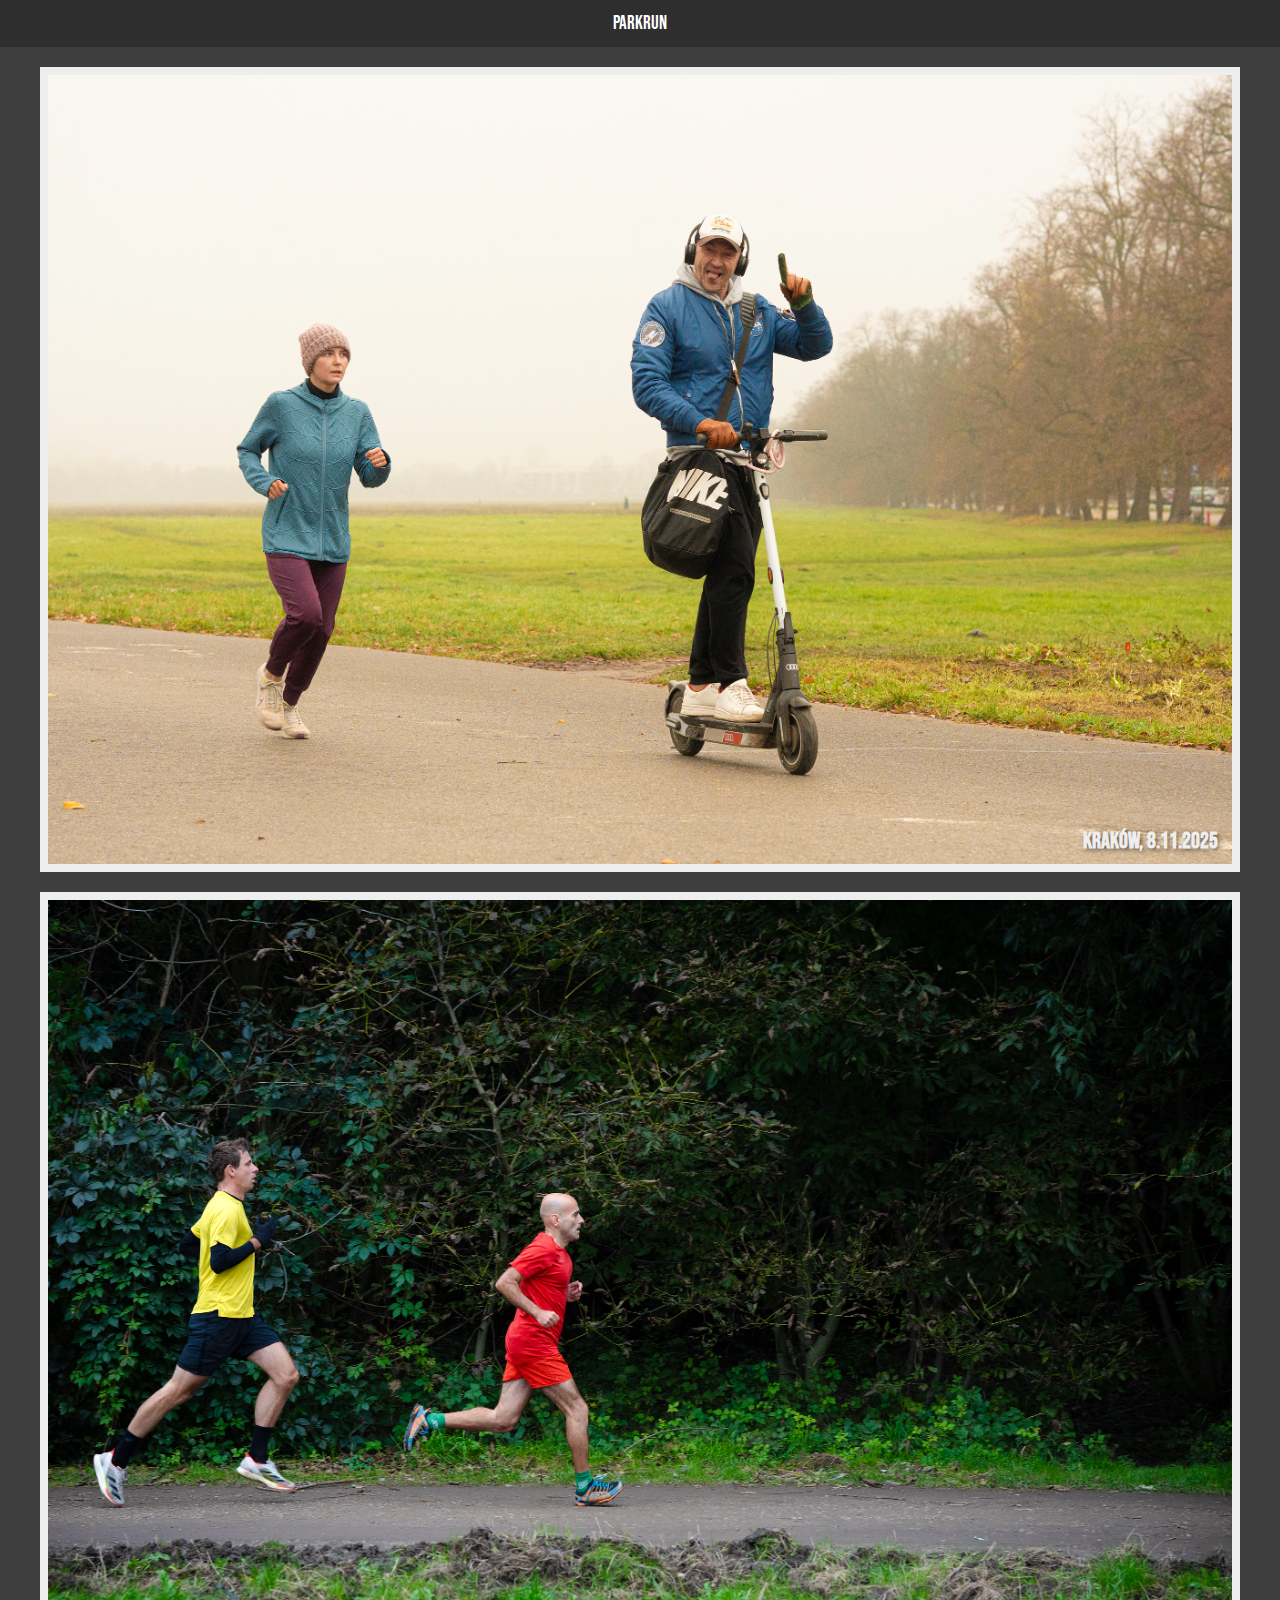
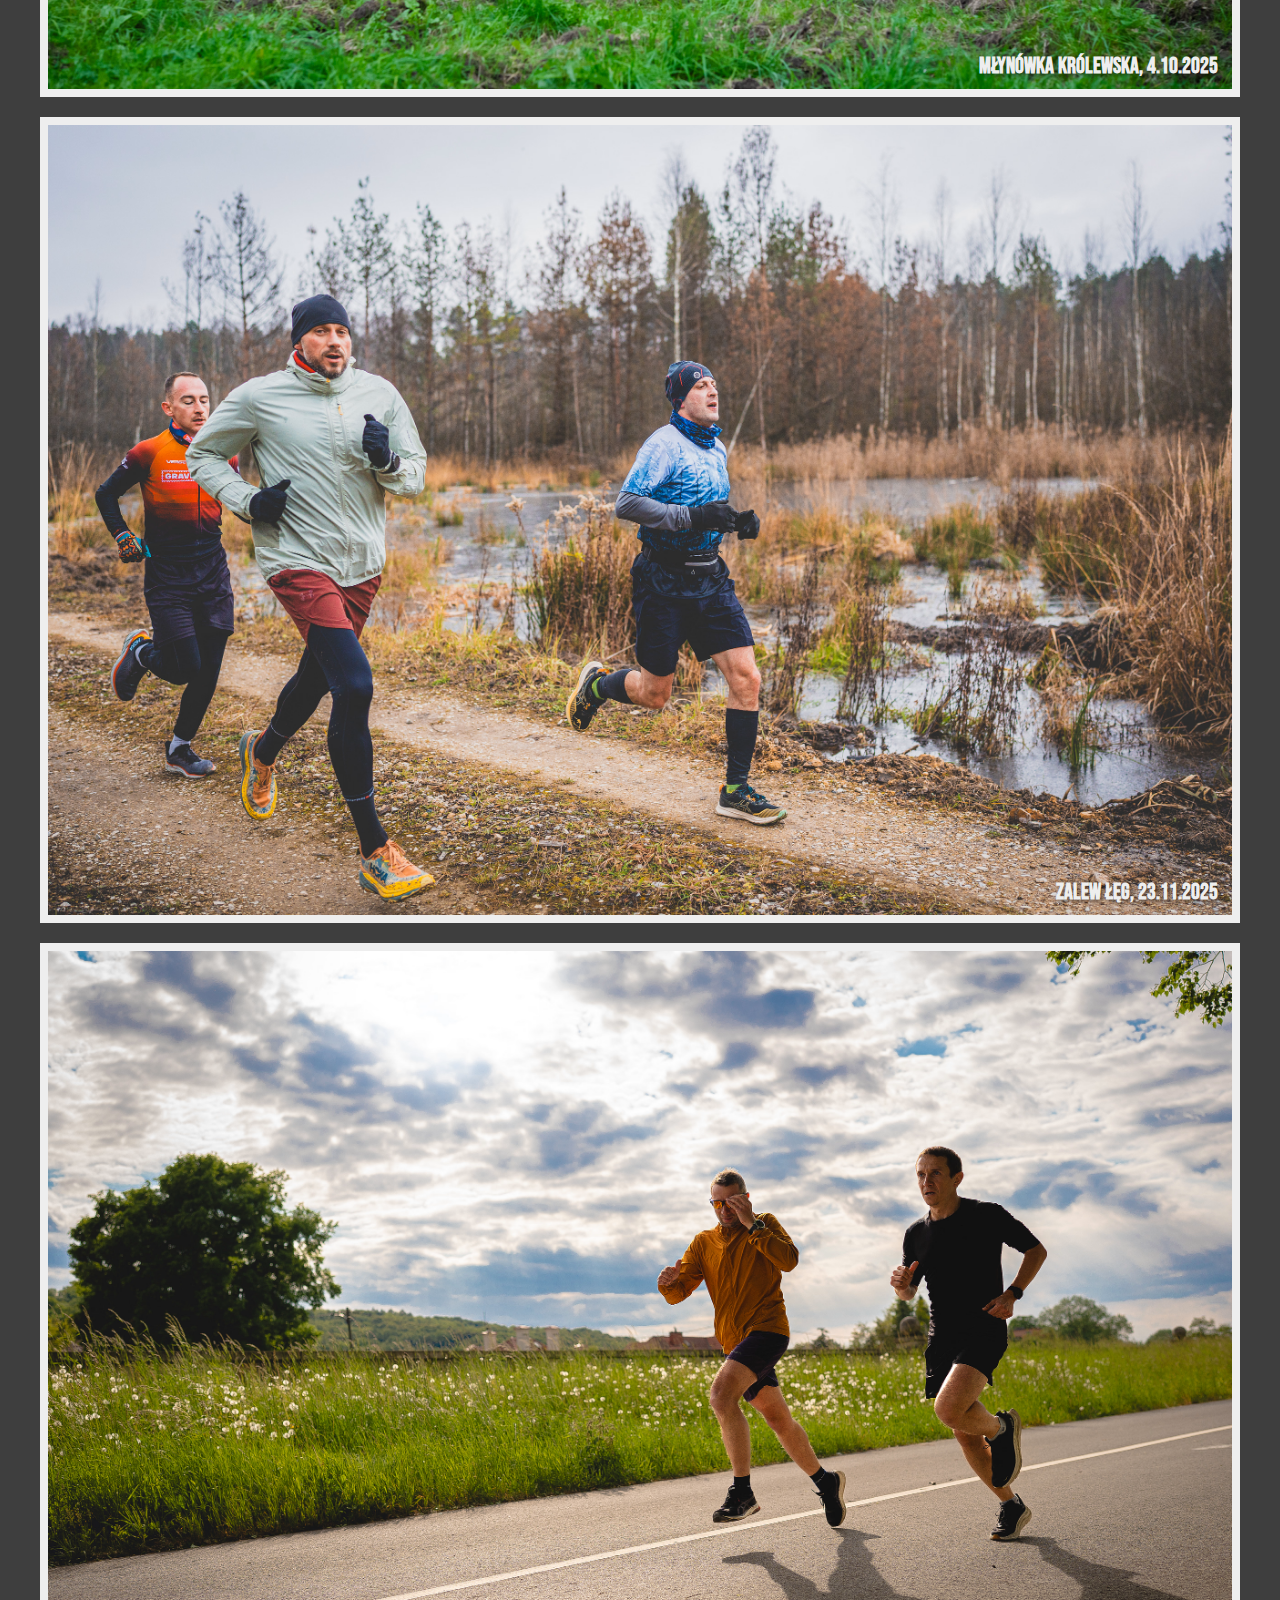
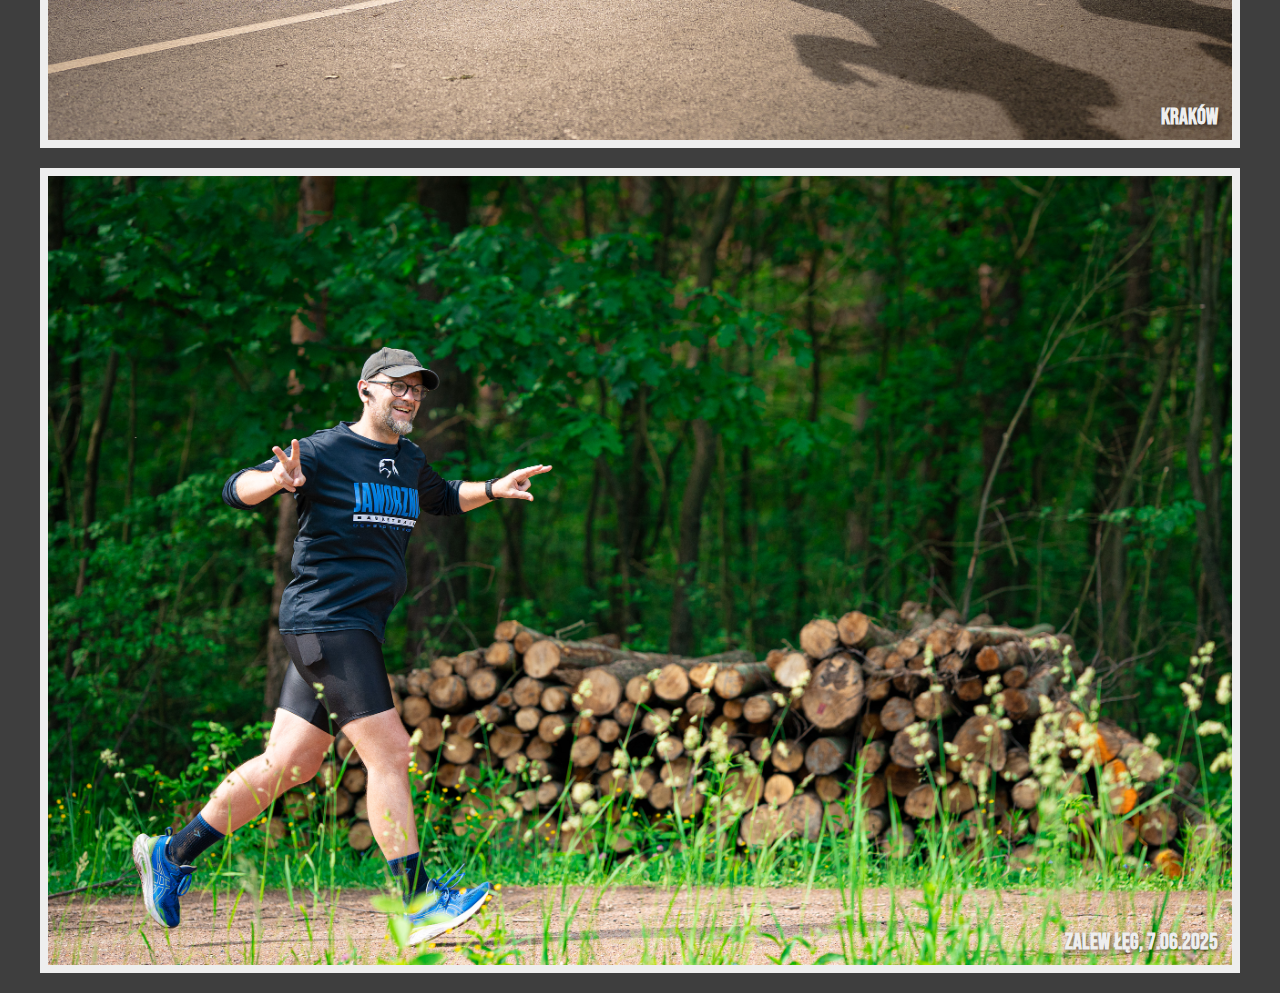
<file: index.html>
<!DOCTYPE html>
<html lang="pl">
<head>
    <meta charset="UTF-8">
    <meta name="viewport" content="width=device-width, initial-scale=1.0">
    <title>Strona ze zdjęciami</title>
    <link rel="stylesheet" href="style.css">
</head>
<body>

    <header class="naglowek-glowny">
        <nav class="kontener">
            <a href="main.html" class="przycisk">Parkrun</a>
        </nav>
    </header>

    <main>
        <figure class="zdjecie-kontener">
            <img class="zdjecie" src="photos/p2.avif" alt="">
            <figcaption>
                <h2 class="napis">Kraków, 8.11.2025</h2>
            </figcaption>
        </figure>

        <figure class="zdjecie-kontener">
            <img class="zdjecie" src="photos/p3.avif" alt="">
            <figcaption>
            <h2 class="napis">Młynówka Królewska, 4.10.2025</h2>
            </figcaption>
        </figure>

        <figure class="zdjecie-kontener">
            <img class="zdjecie" src="photos/p1.avif" alt="">
            <figcaption>
                <h2 class="napis">Zalew Łęg, 23.11.2025</h2>
            </figcaption>
        </figure>

        <figure class="zdjecie-kontener">
            <img class="zdjecie" src="photos/p6.avif" alt="">
            <figcaption>
                <h2 class="napis">Kraków</h2>
            </figcaption>
        </figure>

        <figure class="zdjecie-kontener">
            <img class="zdjecie" src="photos/p4.avif" alt="">
            <figcaption>
                <h2 class="napis">Zalew Łęg, 7.06.2025</h2>
            </figcaption>
        </figure>
    </main>

</body>
</html>
</file>
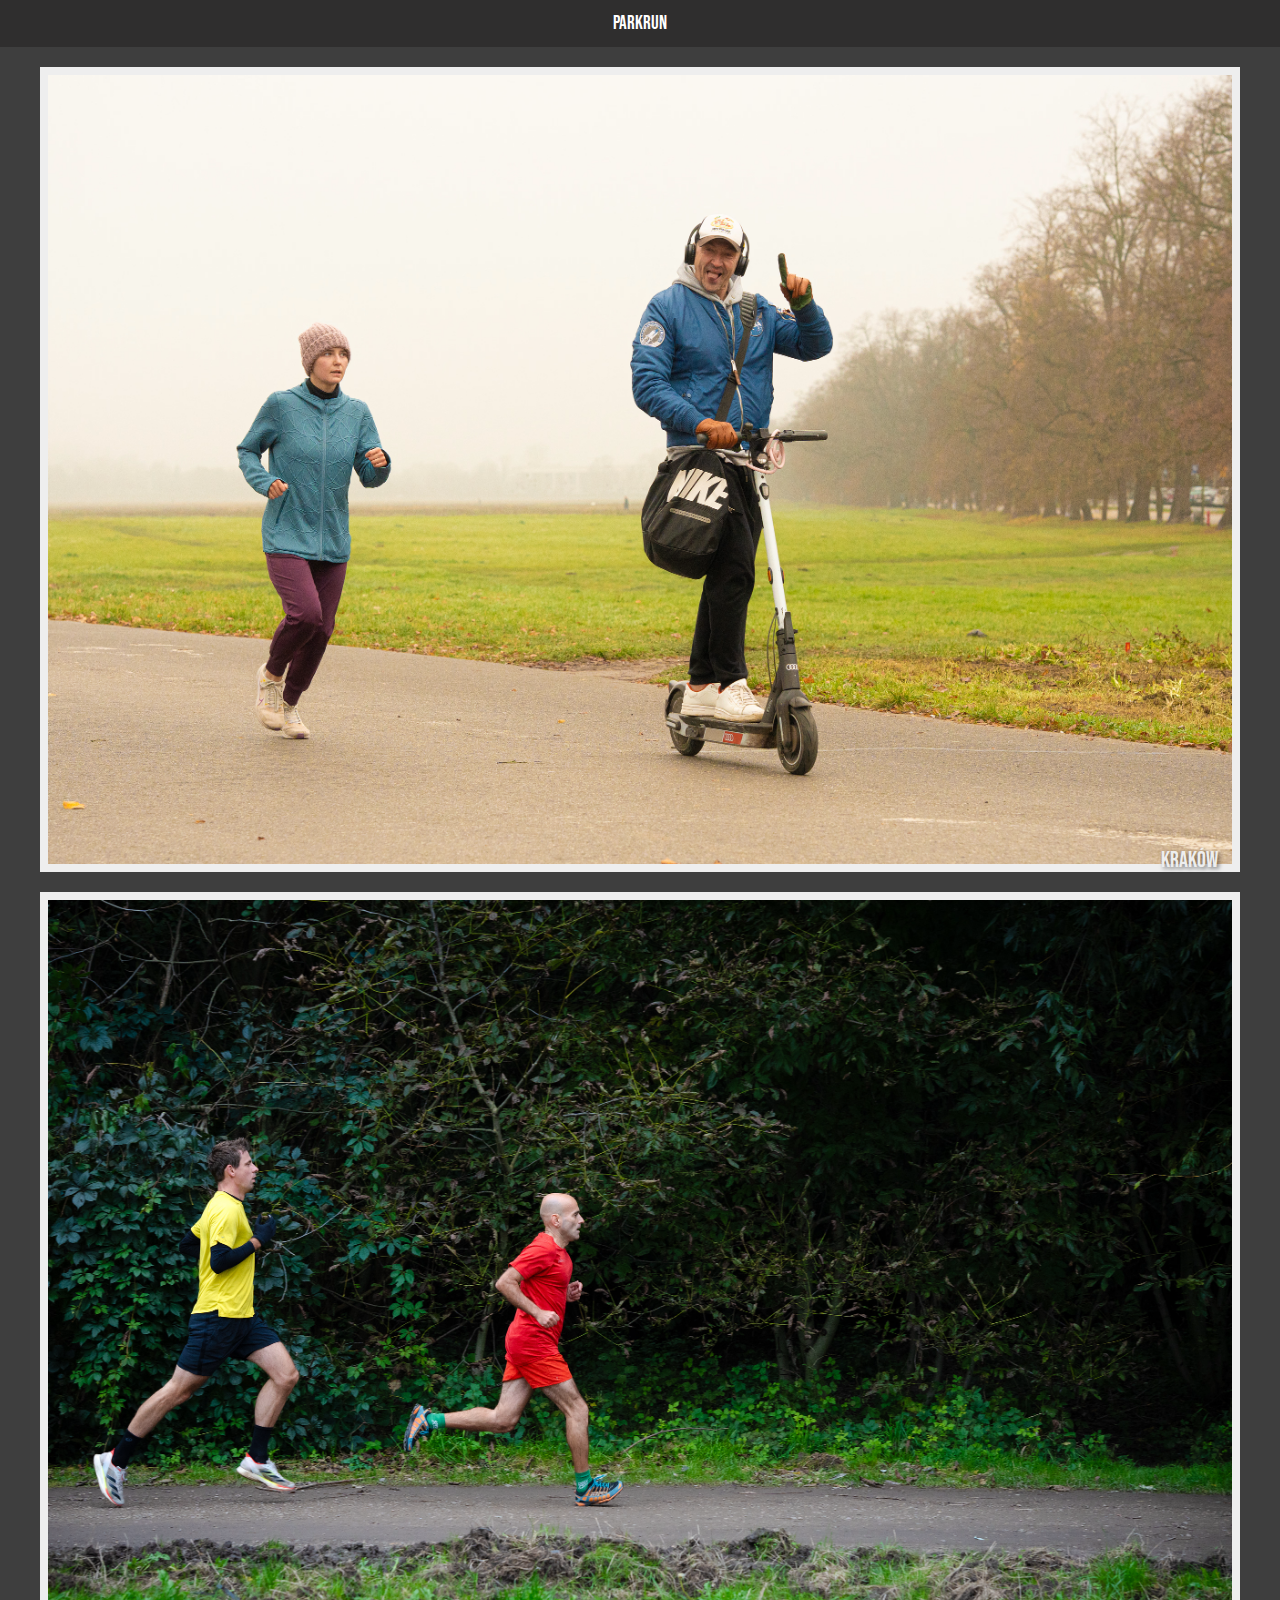
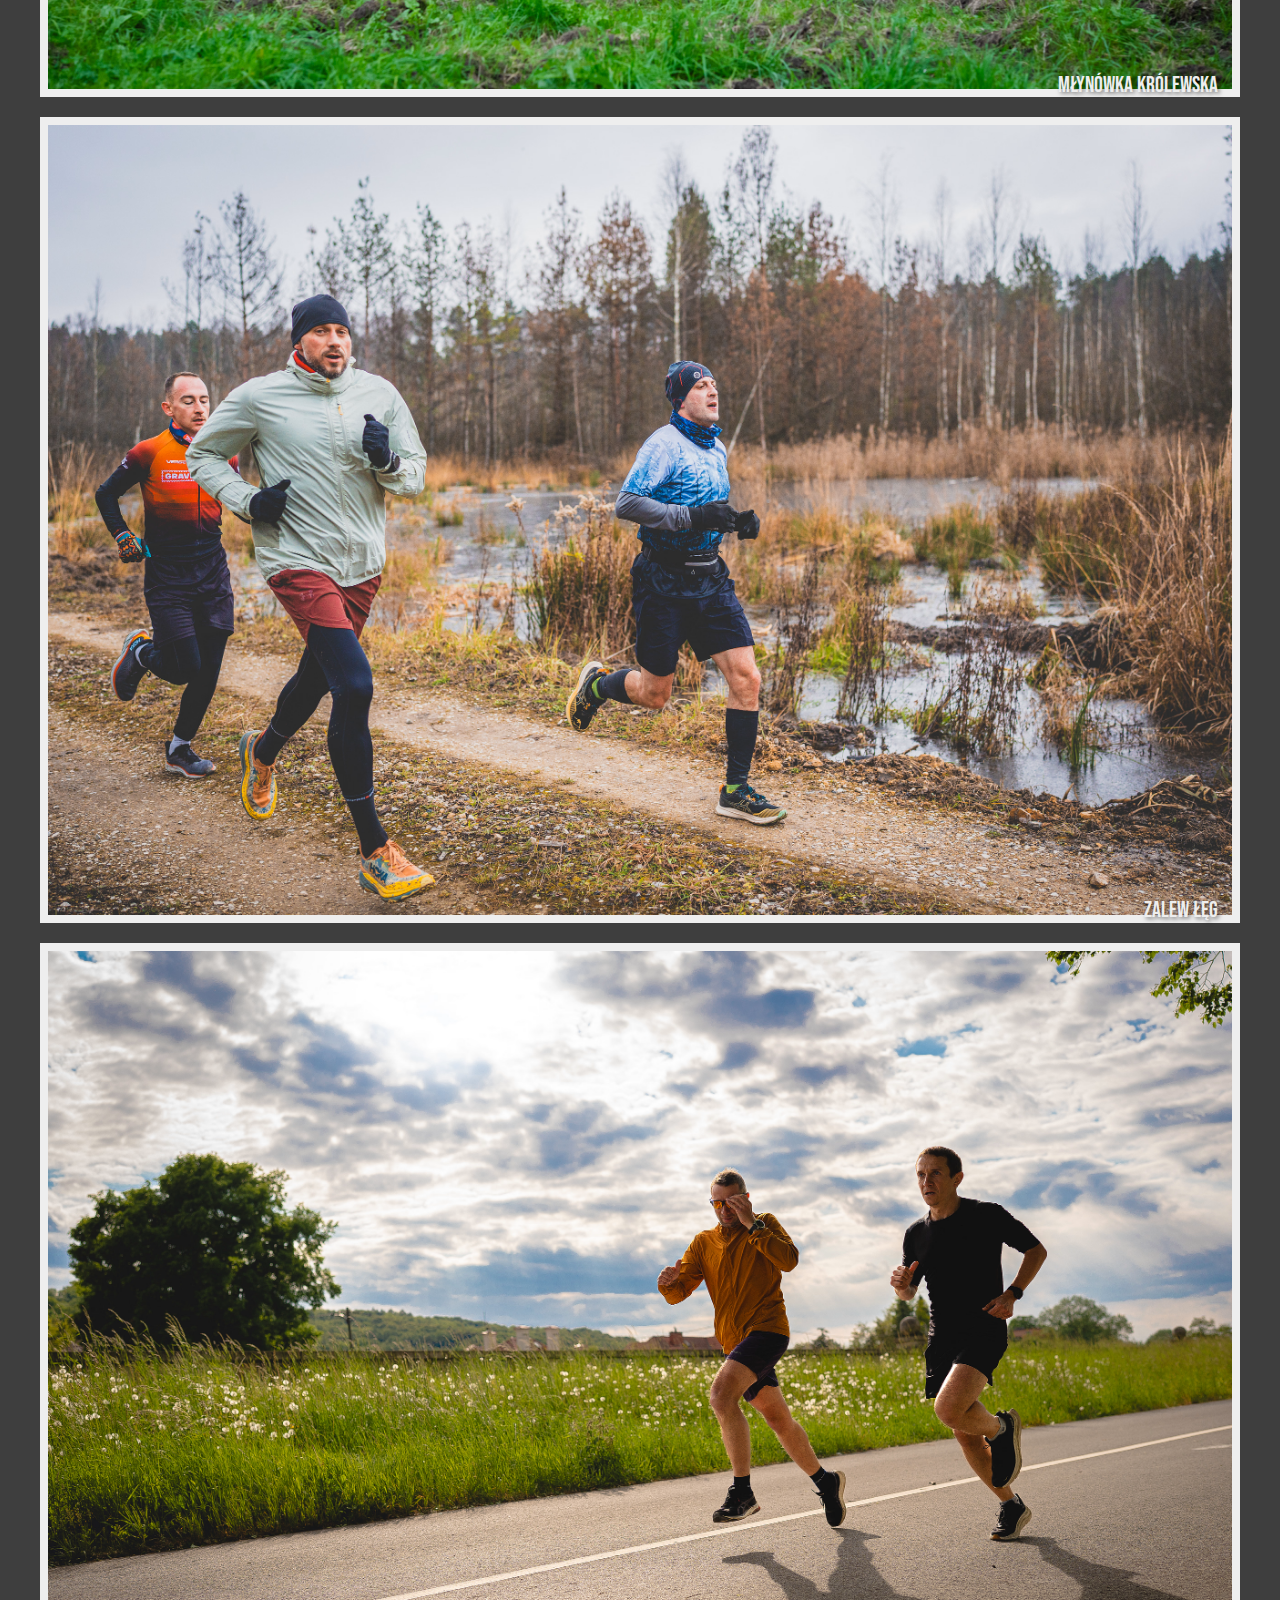
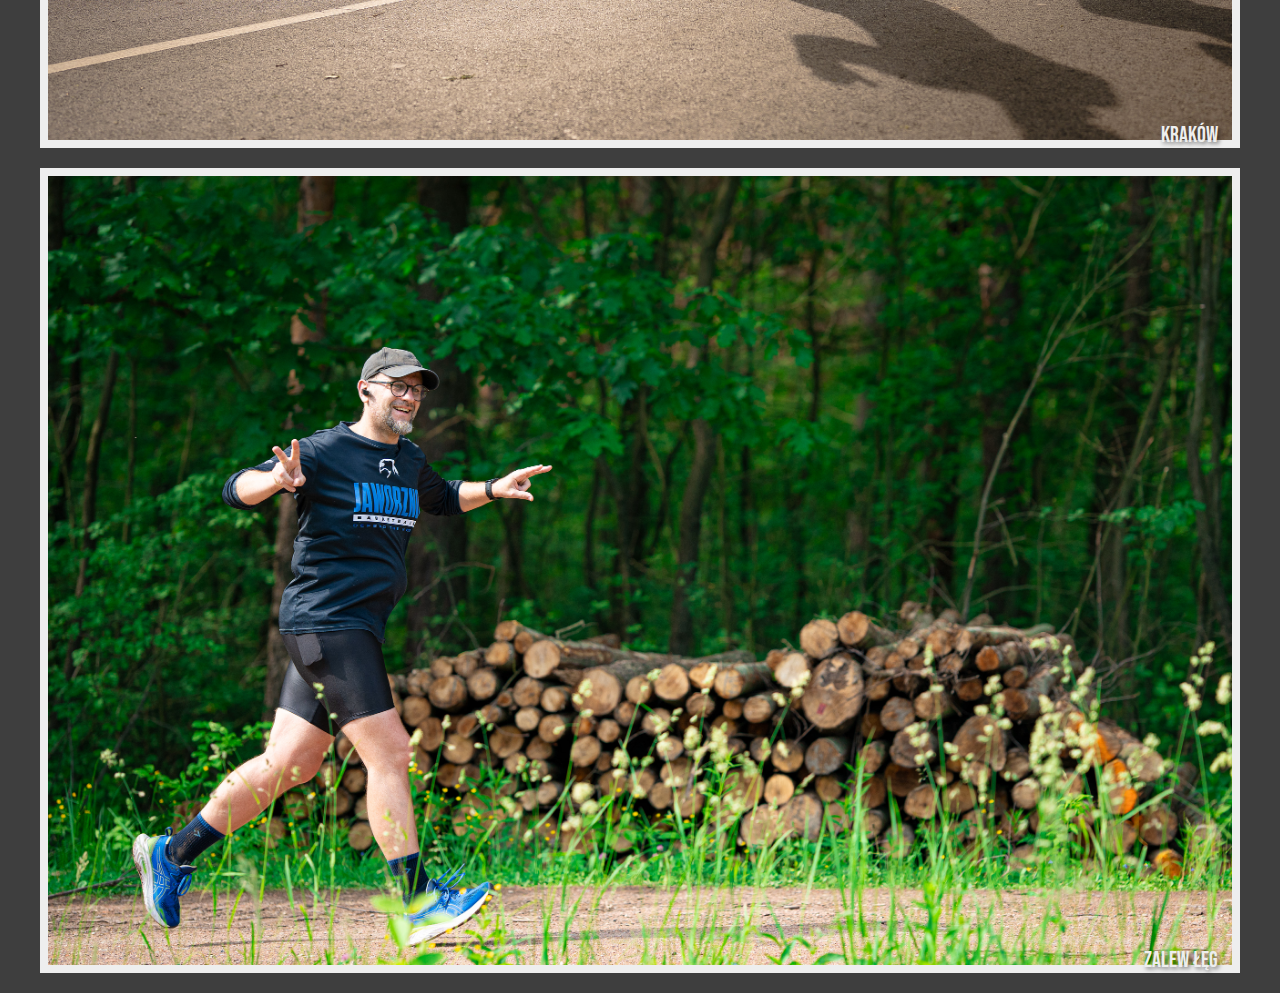
<file: main.html>
<!DOCTYPE html>
<html lang="pl">
<head>
    <meta charset="UTF-8">
    <meta name="viewport" content="width=device-width, initial-scale=1.0">
    <title>Strona ze zdjęciami</title>
    <link rel="stylesheet" href="style.css">
</head>
<body>

    <header class="naglowek-glowny">
        <nav class="kontener">
            <a href="main.html" class="przycisk">Parkrun</a>
        </nav>
    </header>

    <main>
        <section class="zdjecie-kontener">
            <img class="zdjecie" src="photos/p2.avif" alt="idk">
            <div class="napis">Kraków</div>
        </section>

        <section class="zdjecie-kontener">
            <img class="zdjecie" src="photos/p3.avif" alt="idk">
            <div class="napis">Młynówka Królewska</div>
        </section>

        <section class="zdjecie-kontener">
            <img class="zdjecie" src="photos/p1.avif" alt="idk">
            <div class="napis">Zalew Łęg</div>
        </section>

        <section class="zdjecie-kontener">
            <img class="zdjecie" src="photos/p6.avif" alt="idk">
            <div class="napis">Kraków</div>
        </section>

        <section class="zdjecie-kontener">
            <img class="zdjecie" src="photos/p4.avif" alt="idk">
            <div class="napis">Zalew Łęg</div>
        </section>
    </main>

</body>
</html>
</file>
<file: style.css>
@import url('https://fonts.googleapis.com/css2?family=Bebas+Neue&display=swap');

html {
    font-size: 16px;
}

body {
    margin: 0;
    padding: 0;
    background-color: #3e3e3e;
    font-family: "Bebas Neue", "Helvetica Neue", sans-serif;
    color: #eee;
}

.naglowek-glowny {
    background-color: #2f2e2e;
    padding: 12px; 
    position: sticky;
    top: 0;
    display: flex;
    justify-content: center;
    align-items: center;
    z-index: 1000;
    font-weight: 400;
    font-style: normal;
    font-size: 0.6rem;
    text-transform: uppercase;
}

.kontener {
    width: 10%;
    margin: 0 auto;
    display: flex;
    justify-content: center;
}

.przycisk {
    color: white;
    text-decoration: none;
    font-size: 2em;
}

.zdjecie-kontener {
    width: calc(100% - 80px);
    margin: 20px 40px;
    position: relative;
}

.zdjecie-kontener .zdjecie {
    width: 100%;
    max-width: 2600px;
    margin: auto;
    display: block;
    box-sizing: border-box;
    height: auto;
    border: 8px solid #eee;
}

.napis{
    position: absolute;
    bottom: 0;
    right: 1.4rem;
    margin: none;
    padding: none;
    font-size: min(2vw, 1.4rem);
    line-height: 1.4rem;
    text-shadow: 2px 2px 4px rgba(0, 0, 0, 0.5);
}
</file>
